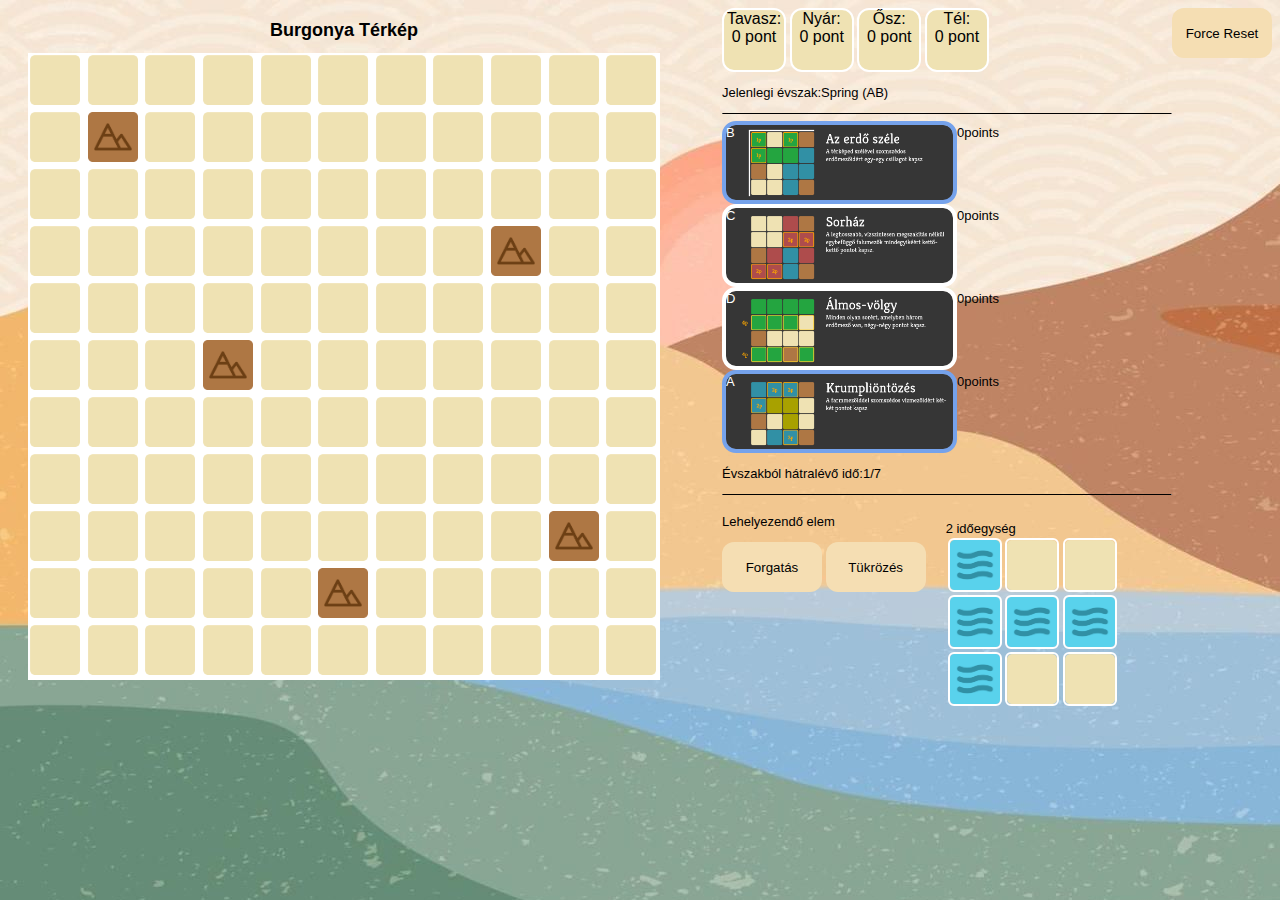
<file: javascript beadando/index.html>
<!DOCTYPE html>
<html lang="en">

<head>
    <meta charset="UTF-8">
    <meta name="viewport" content="width=device-width, initial-scale=1.0">
    <link rel="stylesheet" type="text/css" href="./css/style.css" title="normal">

    <title>Beadandó</title>
</head>

<body>
    <div class="col" id="colone">
        <h1>Burgonya Térkép</h1>

        <div class="gametable">
            <div class="row">
                <div class="cell-container" id="cell-1-1"></div>
                <div class="cell-container" id="cell-1-2"></div>
                <div class="cell-container" id="cell-1-3"></div>
                <div class="cell-container" id="cell-1-4"></div>
                <div class="cell-container" id="cell-1-5"></div>
                <div class="cell-container" id="cell-1-6"></div>
                <div class="cell-container" id="cell-1-7"></div>
                <div class="cell-container" id="cell-1-8"></div>
                <div class="cell-container" id="cell-1-9"></div>
                <div class="cell-container" id="cell-1-10"></div>
                <div class="cell-container" id="cell-1-11"></div>

            </div>
            <div class="row">
                <div class="cell-container" id="cell-2-1"></div>
                <div class="cell-container" id="cell-2-2"></div>
                <div class="cell-container" id="cell-2-3"></div>
                <div class="cell-container" id="cell-2-4"></div>
                <div class="cell-container" id="cell-2-5"></div>
                <div class="cell-container" id="cell-2-6"></div>
                <div class="cell-container" id="cell-2-7"></div>
                <div class="cell-container" id="cell-2-8"></div>
                <div class="cell-container" id="cell-2-9"></div>
                <div class="cell-container" id="cell-2-10"></div>
                <div class="cell-container" id="cell-2-11"></div>

            </div>
            <div class="row">
                <div class="cell-container" id="cell-3-1"></div>
                <div class="cell-container" id="cell-3-2"></div>
                <div class="cell-container" id="cell-3-3"></div>
                <div class="cell-container" id="cell-3-4"></div>
                <div class="cell-container" id="cell-3-5"></div>
                <div class="cell-container" id="cell-3-6"></div>
                <div class="cell-container" id="cell-3-7"></div>
                <div class="cell-container" id="cell-3-8"></div>
                <div class="cell-container" id="cell-3-9"></div>
                <div class="cell-container" id="cell-3-10"></div>
                <div class="cell-container" id="cell-3-11"></div>

            </div>
            <div class="row">
                <div class="cell-container" id="cell-4-1"></div>
                <div class="cell-container" id="cell-4-2"></div>
                <div class="cell-container" id="cell-4-3"></div>
                <div class="cell-container" id="cell-4-4"></div>
                <div class="cell-container" id="cell-4-5"></div>
                <div class="cell-container" id="cell-4-6"></div>
                <div class="cell-container" id="cell-4-7"></div>
                <div class="cell-container" id="cell-4-8"></div>
                <div class="cell-container" id="cell-4-9"></div>
                <div class="cell-container" id="cell-4-10"></div>
                <div class="cell-container" id="cell-4-11"></div>

            </div>
            <div class="row">
                <div class="cell-container" id="cell-5-1"></div>
                <div class="cell-container" id="cell-5-2"></div>
                <div class="cell-container" id="cell-5-3"></div>
                <div class="cell-container" id="cell-5-4"></div>
                <div class="cell-container" id="cell-5-5"></div>
                <div class="cell-container" id="cell-5-6"></div>
                <div class="cell-container" id="cell-5-7"></div>
                <div class="cell-container" id="cell-5-8"></div>
                <div class="cell-container" id="cell-5-9"></div>
                <div class="cell-container" id="cell-5-10"></div>
                <div class="cell-container" id="cell-5-11"></div>

            </div>
            <div class="row">
                <div class="cell-container" id="cell-6-1"></div>
                <div class="cell-container" id="cell-6-2"></div>
                <div class="cell-container" id="cell-6-3"></div>
                <div class="cell-container" id="cell-6-4"></div>
                <div class="cell-container" id="cell-6-5"></div>
                <div class="cell-container" id="cell-6-6"></div>
                <div class="cell-container" id="cell-6-7"></div>
                <div class="cell-container" id="cell-6-8"></div>
                <div class="cell-container" id="cell-6-9"></div>
                <div class="cell-container" id="cell-6-10"></div>
                <div class="cell-container" id="cell-6-11"></div>

            </div>
            <div class="row">
                <div class="cell-container" id="cell-7-1"></div>
                <div class="cell-container" id="cell-7-2"></div>
                <div class="cell-container" id="cell-7-3"></div>
                <div class="cell-container" id="cell-7-4"></div>
                <div class="cell-container" id="cell-7-5"></div>
                <div class="cell-container" id="cell-7-6"></div>
                <div class="cell-container" id="cell-7-7"></div>
                <div class="cell-container" id="cell-7-8"></div>
                <div class="cell-container" id="cell-7-9"></div>
                <div class="cell-container" id="cell-7-10"></div>
                <div class="cell-container" id="cell-7-11"></div>

            </div>
            <div class="row">
                <div class="cell-container" id="cell-8-1"></div>
                <div class="cell-container" id="cell-8-2"></div>
                <div class="cell-container" id="cell-8-3"></div>
                <div class="cell-container" id="cell-8-4"></div>
                <div class="cell-container" id="cell-8-5"></div>
                <div class="cell-container" id="cell-8-6"></div>
                <div class="cell-container" id="cell-8-7"></div>
                <div class="cell-container" id="cell-8-8"></div>
                <div class="cell-container" id="cell-8-9"></div>
                <div class="cell-container" id="cell-8-10"></div>
                <div class="cell-container" id="cell-8-11"></div>

            </div>
            <div class="row">
                <div class="cell-container" id="cell-9-1"></div>
                <div class="cell-container" id="cell-9-2"></div>
                <div class="cell-container" id="cell-9-3"></div>
                <div class="cell-container" id="cell-9-4"></div>
                <div class="cell-container" id="cell-9-5"></div>
                <div class="cell-container" id="cell-9-6"></div>
                <div class="cell-container" id="cell-9-7"></div>
                <div class="cell-container" id="cell-9-8"></div>
                <div class="cell-container" id="cell-9-9"></div>
                <div class="cell-container" id="cell-9-10"></div>
                <div class="cell-container" id="cell-9-11"></div>

            </div>
            <div class="row">
                <div class="cell-container" id="cell-10-1"></div>
                <div class="cell-container" id="cell-10-2"></div>
                <div class="cell-container" id="cell-10-3"></div>
                <div class="cell-container" id="cell-10-4"></div>
                <div class="cell-container" id="cell-10-5"></div>
                <div class="cell-container" id="cell-10-6"></div>
                <div class="cell-container" id="cell-10-7"></div>
                <div class="cell-container" id="cell-10-8"></div>
                <div class="cell-container" id="cell-10-9"></div>
                <div class="cell-container" id="cell-10-10"></div>
                <div class="cell-container" id="cell-10-11"></div>

            </div>
            <div class="row">
                <div class="cell-container" id="cell-11-1"></div>
                <div class="cell-container" id="cell-11-2"></div>
                <div class="cell-container" id="cell-11-3"></div>
                <div class="cell-container" id="cell-11-4"></div>
                <div class="cell-container" id="cell-11-5"></div>
                <div class="cell-container" id="cell-11-6"></div>
                <div class="cell-container" id="cell-11-7"></div>
                <div class="cell-container" id="cell-11-8"></div>
                <div class="cell-container" id="cell-11-9"></div>
                <div class="cell-container" id="cell-11-10"></div>
                <div class="cell-container" id="cell-11-11"></div>

            </div>
        </div>
    </div>
    <div class="coltwo">
        <div class=" seasons">
            <div class="season-cell" id="spring-cell">Tavasz:<br><span id="spring-point">0</span> pont</div>
            <div class="season-cell" id="summer-cell">Nyár:<br><span id="summer-point">0</span> pont</div>
            <div class="season-cell" id="autumn-cell">Ősz:<br><span id="autumn-point">0</span> pont</div>
            <div class="season-cell" id="winter-cell">Tél:<br><span id="winter-point">0</span> pont</div>
        </div>
        <span id="showpoints"></span>
        <p>Jelenlegi évszak:<span id="currentSeason"></span></p>
        <hr>
        <div class="quests">
            <div class="quest-cell" id="quest1"></div><span class="questtime" id="quest1time">0 </span>points
            <div class="quest-cell" id="quest2"></div><span class="questtime" id="quest2time">0 </span>points
            <div class="quest-cell" id="quest3"></div><span class="questtime" id="quest3time">0 </span>points
            <div class="quest-cell" id="quest4"></div><span class="questtime" id="quest4time">0 </span>points
        </div>



        <p>Évszakból hátralévő idő:<span id="timeremainingseason">1</span>/7</p>
        <hr>
        <div class="toplace">
            <div class="rotmir">
                <p> Lehelyezendő elem</p>
                <input class="input" type="button" id="rotatebutton" value="Forgatás">
                <input class="input" type="button" id="mirrorbutton" value="Tükrözés">
            </div>
            <div id="currenttile-container">
                <span id="timeCost"></span> időegység
                <div id="currentimagetable">
                    <div class="row">
                        <div class="ceell-container" id="cellimg-1-1"></div>
                        <div class="ceell-container" id="cellimg-1-2"></div>
                        <div class="ceell-container" id="cellimg-1-3"></div>
                    </div>
                    <div class="row">
                        <div class="ceell-container" id="cellimg-2-1"></div>
                        <div class="ceell-container" id="cellimg-2-2"></div>
                        <div class="ceell-container" id="cellimg-2-3"></div>
                    </div>
                    <div class="row">
                        <div class="ceell-container" id="cellimg-3-1"></div>
                        <div class="ceell-container" id="cellimg-3-2"></div>
                        <div class="ceell-container" id="cellimg-3-3"></div>
                    </div>
                </div>

            </div>
            <span id="showpoints"></span>
        </div>

    </div>
    <div><input class="input" id="resetbutton" type="button" value="Force Reset"></div>
    <script src="index.js"></script>
</body>

</html>
</file>
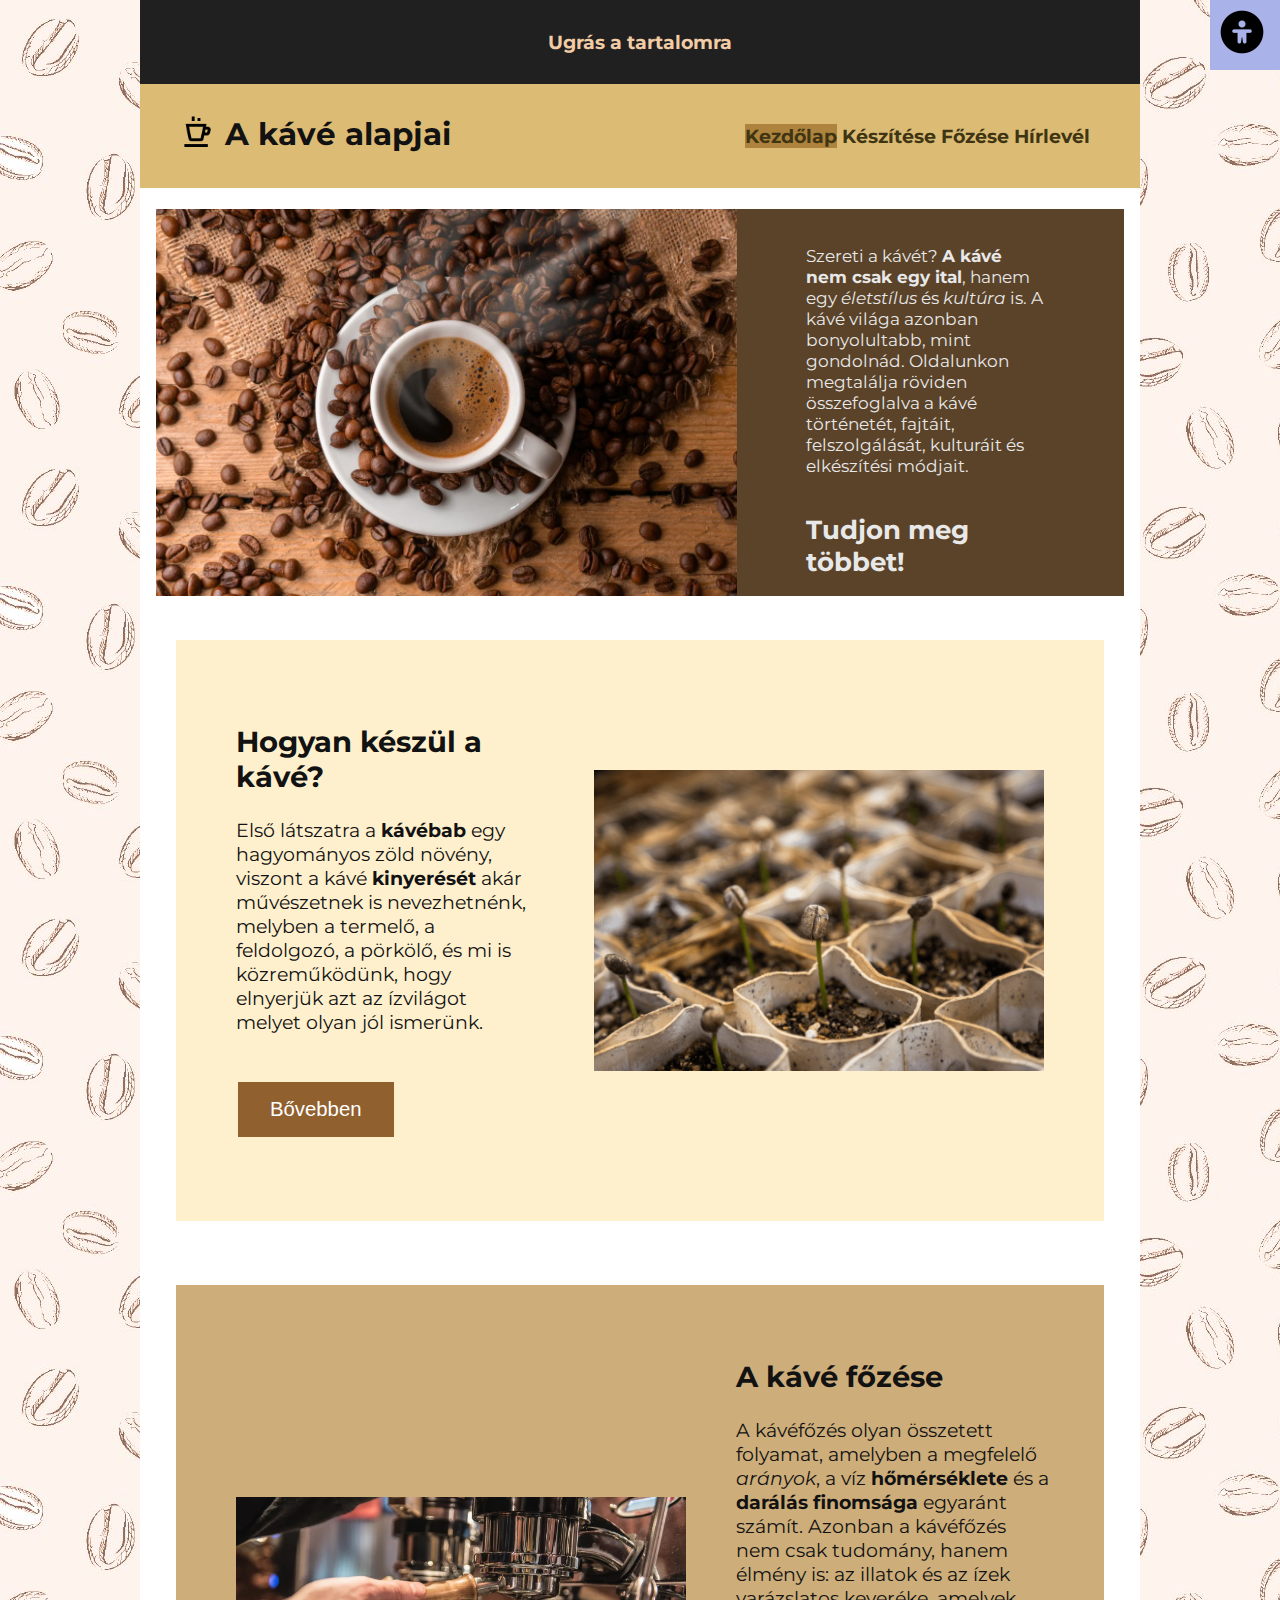
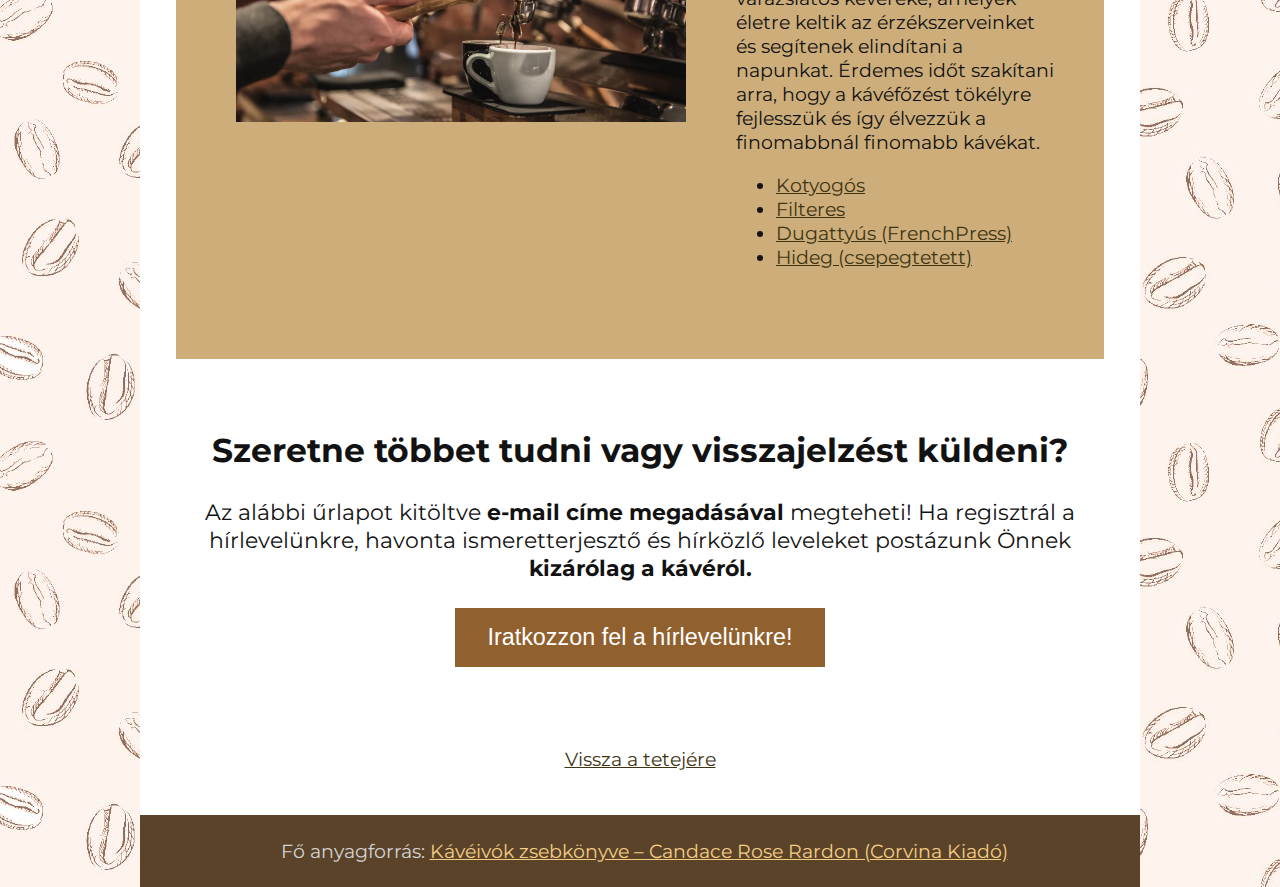
<file: webfejlesztes html - css/index.html>
<!DOCTYPE html>
<html lang="hu" class="index">

<head>
    <title>A kávé alapjai - Kezdőlap</title>
    <meta charset="utf-8">
    <link rel="stylesheet" type="text/css" href="./css/style.css" title="style">
    <link rel="alternate stylesheet" type="text/css" href="css/accessible.css" title="accessible">
    <link rel="stylesheet" type="text/css" href="./css/print.css" media="print">
    <script src="scripts/navbar.js"></script>
    <meta name="author" content="Szász Olívia">
    <meta name="viewport" content="width=device-width, initial-scale=1">
    <link rel="icon" href="images/icons/coffee.png" type="image/x-icon">

</head>

<body>
    <nav class="kipozicional">
        <a href="#content">Ugrás a tartalomra</a>
    </nav>
    <a id="nagybetu" accesskey="i" href="#" onclick="setActiveStyleSheet('accessible'); return false;"><img
            src="images/icons/switchicon.png" alt="Nagybetűs változat [I]" class="switchicon"></a>
    <a id="normalbetu" accesskey="o" href="#" onclick="setActiveStyleSheet('style'); return false;"><img
            class="switchicon" src="images/icons/switchicon.png" alt="Normálbetűs változat [O]"></a>
    <main>
        <header>
            <a id="notunderlined" href="./index.html">
                <div class="navleft">

                    <figure class="navicon"><img id="coffeeicon" src="./images/icons/coffee.png" alt="Kávé ikon">
                    </figure>
                    <h1>A kávé alapjai</h1>

                </div>
            </a>
            <nav class="oldalmenu" id="myTopnav">
                <a href="./index.html" class="active">Kezdőlap</a>
                <a href="./keszitese.html">Készítése</a>
                <a href="./fozese.html">Főzése</a>
                <a href="./urlap.html">Hírlevél</a>
                <a href="javascript:void(0);" class="icon" id="toggle-icon" onclick="myFunction()">
                    <img id="imgtoggleicon" src="images/icons/toggle-icon.png" alt="Menu icon">
                </a>
            </nav>

        </header>


        <div class="content" id="content">

            <div id="mainheader">
                <img id="headerimage" src="./images/headerimg.webp" alt="Egy csésze kávé felülnézetből fotózva.">
                <aside>
                    <p>Szereti a kávét? <strong>A kávé nem csak egy ital</strong>, hanem egy <i>életstílus</i> és <i>kultúra</i> is. A kávé világa
                        azonban bonyolultabb, mint gondolnád. Oldalunkon megtalálja röviden összefoglalva a kávé
                        történetét, fajtáit,
                        felszolgálását, kulturáit és elkészítési módjait.</p>
                    <br>
                    <span style="font-size: 150%;">
                        <strong>Tudjon meg többet!</strong>
                    </span>
                </aside>
            </div>
            <br>
            <article id="mainkeszites">
                <div>
                    <h2>Hogyan készül a kávé?</h2>
                    <p> Első látszatra a <strong>kávébab</strong> egy hagyományos zöld növény, viszont a kávé <strong>kinyerését</strong> akár művészetnek
                        is nevezhetnénk, melyben a termelő, a feldolgozó, a pörkölő, és mi is közreműködünk, hogy
                        elnyerjük azt az ízvilágot melyet olyan jól ismerünk.</p>
                    <br>
                    <a class="button" href="./keszitese.html">Bővebben</a>
                </div>
                <a href="./images/sprout.png"><img id="sprout" src="images/sprout.png"
                        alt="Kávécserjék felsorakoztatva."></a>

            </article>


            <br>
            <article id="mainfozes">
                <a href="images/pouring.webp"><img id="pouring" src="images/pouring.webp"
                        alt="Egy személy kávét készít/önt ki egy csészébe."></a>
                <div>
                    <h2>A kávé főzése</h2>
                    <p>A kávéfőzés olyan összetett folyamat, amelyben a megfelelő <i>arányok</i>, a víz <strong>hőmérséklete</strong>
                        és a <strong>darálás finomsága</strong> egyaránt számít. Azonban a kávéfőzés nem csak tudomány, hanem élmény is:
                        az illatok és az ízek varázslatos keveréke, amelyek életre keltik az érzékszerveinket és
                        segítenek elindítani a napunkat. Érdemes időt szakítani arra, hogy a kávéfőzést tökélyre
                        fejlesszük és így élvezzük a finomabbnál finomabb kávékat.</p>
                    <ul>
                        <li><a href="fozese.html#kotyogos">Kotyogós</a></li>
                        <li><a href="fozese.html#filteres">Filteres</a></li>
                        <li><a href="fozese.html#dugyattyus">Dugattyús (FrenchPress)</a></li>
                        <li><a href="fozese.html#hideg">Hideg (csepegtetett)</a></li>
                    </ul>
                </div>
            </article>
            <br>
            <section id="mainhirlevel">
                <h2>Szeretne többet tudni vagy visszajelzést küldeni?</h2>
                <p>Az alábbi űrlapot kitöltve <strong>e-mail címe megadásával</strong> megteheti! Ha regisztrál a hírlevelünkre, havonta
                    ismeretterjesztő és hírközlő leveleket postázunk Önnek <strong>kizárólag a kávéról.</strong></p>
                <a class="button" href="./urlap.html">Iratkozzon fel a hírlevelünkre!</a>

            </section>

        </div>
        <p style="text-align: center;"><a class="jumptobeginning" href="#mainheader">Vissza a tetejére</a></p><br>
        <footer>
            <p>Fő anyagforrás: <a
                    href="https://www.libri.hu/konyv/kaveivok-zsebkonyve.html?gclid=EAIaIQobChMIlLv53fHi_QIVCsnVCh1UiQAhEAQYASABEgKVU_D_Bw">Kávéivók
                    zsebkönyve – Candace Rose Rardon (Corvina Kiadó)</a></p>

        </footer>

    </main>
</body>

</html>
</file>
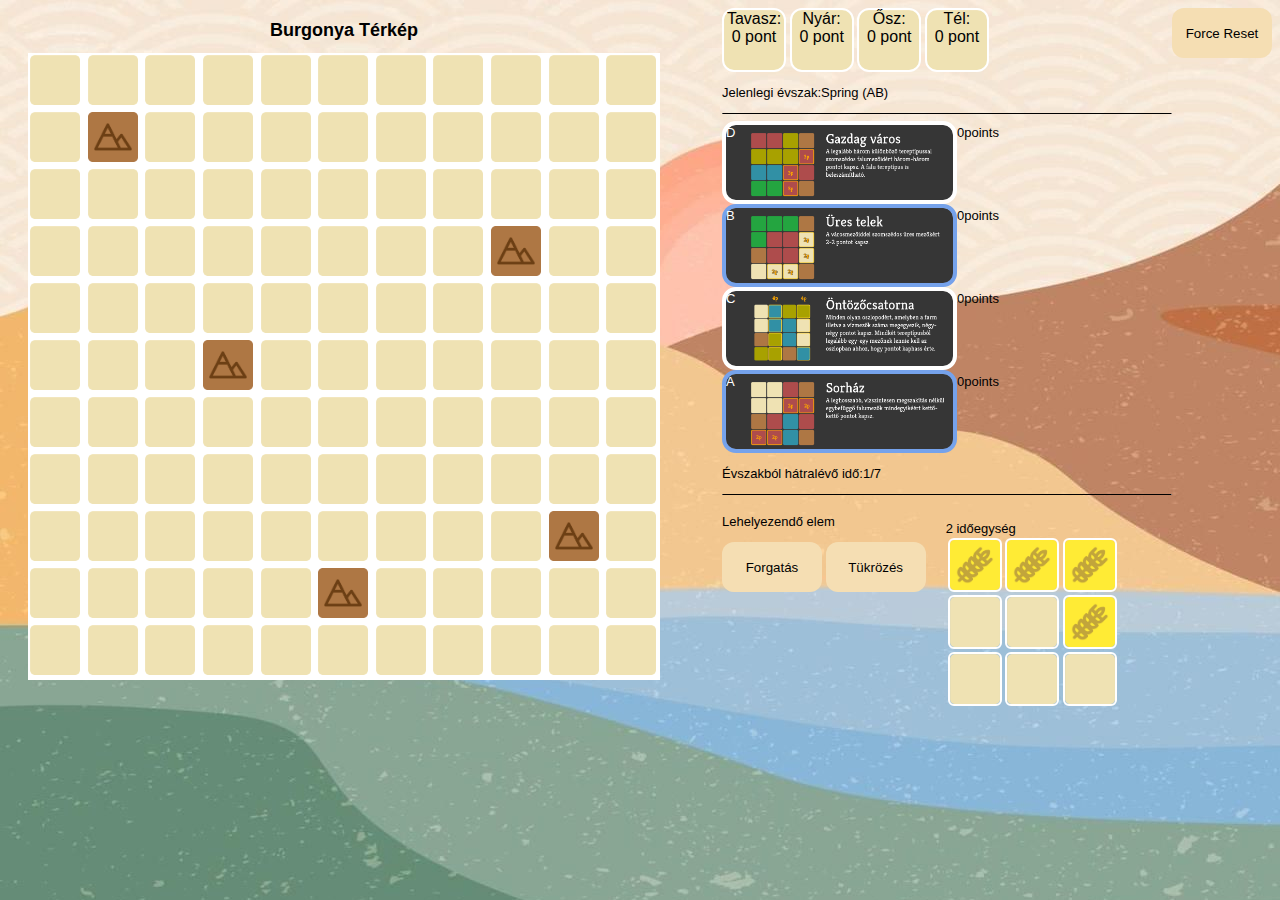
<file: javascript beadando/beadando/index.html>
<!DOCTYPE html>
<html lang="en">

<head>
    <meta charset="UTF-8">
    <meta name="viewport" content="width=device-width, initial-scale=1.0">
    <link rel="stylesheet" type="text/css" href="./css/style.css" title="normal">

    <title>Beadandó - J99LZT</title>
</head>

<body>
    <div class="col" id="colone">
        <h1>Burgonya Térkép</h1>

        <div class="gametable">
            <div class="row">
                <div class="cell-container" id="cell-1-1"></div>
                <div class="cell-container" id="cell-1-2"></div>
                <div class="cell-container" id="cell-1-3"></div>
                <div class="cell-container" id="cell-1-4"></div>
                <div class="cell-container" id="cell-1-5"></div>
                <div class="cell-container" id="cell-1-6"></div>
                <div class="cell-container" id="cell-1-7"></div>
                <div class="cell-container" id="cell-1-8"></div>
                <div class="cell-container" id="cell-1-9"></div>
                <div class="cell-container" id="cell-1-10"></div>
                <div class="cell-container" id="cell-1-11"></div>

            </div>
            <div class="row">
                <div class="cell-container" id="cell-2-1"></div>
                <div class="cell-container" id="cell-2-2"></div>
                <div class="cell-container" id="cell-2-3"></div>
                <div class="cell-container" id="cell-2-4"></div>
                <div class="cell-container" id="cell-2-5"></div>
                <div class="cell-container" id="cell-2-6"></div>
                <div class="cell-container" id="cell-2-7"></div>
                <div class="cell-container" id="cell-2-8"></div>
                <div class="cell-container" id="cell-2-9"></div>
                <div class="cell-container" id="cell-2-10"></div>
                <div class="cell-container" id="cell-2-11"></div>

            </div>
            <div class="row">
                <div class="cell-container" id="cell-3-1"></div>
                <div class="cell-container" id="cell-3-2"></div>
                <div class="cell-container" id="cell-3-3"></div>
                <div class="cell-container" id="cell-3-4"></div>
                <div class="cell-container" id="cell-3-5"></div>
                <div class="cell-container" id="cell-3-6"></div>
                <div class="cell-container" id="cell-3-7"></div>
                <div class="cell-container" id="cell-3-8"></div>
                <div class="cell-container" id="cell-3-9"></div>
                <div class="cell-container" id="cell-3-10"></div>
                <div class="cell-container" id="cell-3-11"></div>

            </div>
            <div class="row">
                <div class="cell-container" id="cell-4-1"></div>
                <div class="cell-container" id="cell-4-2"></div>
                <div class="cell-container" id="cell-4-3"></div>
                <div class="cell-container" id="cell-4-4"></div>
                <div class="cell-container" id="cell-4-5"></div>
                <div class="cell-container" id="cell-4-6"></div>
                <div class="cell-container" id="cell-4-7"></div>
                <div class="cell-container" id="cell-4-8"></div>
                <div class="cell-container" id="cell-4-9"></div>
                <div class="cell-container" id="cell-4-10"></div>
                <div class="cell-container" id="cell-4-11"></div>

            </div>
            <div class="row">
                <div class="cell-container" id="cell-5-1"></div>
                <div class="cell-container" id="cell-5-2"></div>
                <div class="cell-container" id="cell-5-3"></div>
                <div class="cell-container" id="cell-5-4"></div>
                <div class="cell-container" id="cell-5-5"></div>
                <div class="cell-container" id="cell-5-6"></div>
                <div class="cell-container" id="cell-5-7"></div>
                <div class="cell-container" id="cell-5-8"></div>
                <div class="cell-container" id="cell-5-9"></div>
                <div class="cell-container" id="cell-5-10"></div>
                <div class="cell-container" id="cell-5-11"></div>

            </div>
            <div class="row">
                <div class="cell-container" id="cell-6-1"></div>
                <div class="cell-container" id="cell-6-2"></div>
                <div class="cell-container" id="cell-6-3"></div>
                <div class="cell-container" id="cell-6-4"></div>
                <div class="cell-container" id="cell-6-5"></div>
                <div class="cell-container" id="cell-6-6"></div>
                <div class="cell-container" id="cell-6-7"></div>
                <div class="cell-container" id="cell-6-8"></div>
                <div class="cell-container" id="cell-6-9"></div>
                <div class="cell-container" id="cell-6-10"></div>
                <div class="cell-container" id="cell-6-11"></div>

            </div>
            <div class="row">
                <div class="cell-container" id="cell-7-1"></div>
                <div class="cell-container" id="cell-7-2"></div>
                <div class="cell-container" id="cell-7-3"></div>
                <div class="cell-container" id="cell-7-4"></div>
                <div class="cell-container" id="cell-7-5"></div>
                <div class="cell-container" id="cell-7-6"></div>
                <div class="cell-container" id="cell-7-7"></div>
                <div class="cell-container" id="cell-7-8"></div>
                <div class="cell-container" id="cell-7-9"></div>
                <div class="cell-container" id="cell-7-10"></div>
                <div class="cell-container" id="cell-7-11"></div>

            </div>
            <div class="row">
                <div class="cell-container" id="cell-8-1"></div>
                <div class="cell-container" id="cell-8-2"></div>
                <div class="cell-container" id="cell-8-3"></div>
                <div class="cell-container" id="cell-8-4"></div>
                <div class="cell-container" id="cell-8-5"></div>
                <div class="cell-container" id="cell-8-6"></div>
                <div class="cell-container" id="cell-8-7"></div>
                <div class="cell-container" id="cell-8-8"></div>
                <div class="cell-container" id="cell-8-9"></div>
                <div class="cell-container" id="cell-8-10"></div>
                <div class="cell-container" id="cell-8-11"></div>

            </div>
            <div class="row">
                <div class="cell-container" id="cell-9-1"></div>
                <div class="cell-container" id="cell-9-2"></div>
                <div class="cell-container" id="cell-9-3"></div>
                <div class="cell-container" id="cell-9-4"></div>
                <div class="cell-container" id="cell-9-5"></div>
                <div class="cell-container" id="cell-9-6"></div>
                <div class="cell-container" id="cell-9-7"></div>
                <div class="cell-container" id="cell-9-8"></div>
                <div class="cell-container" id="cell-9-9"></div>
                <div class="cell-container" id="cell-9-10"></div>
                <div class="cell-container" id="cell-9-11"></div>

            </div>
            <div class="row">
                <div class="cell-container" id="cell-10-1"></div>
                <div class="cell-container" id="cell-10-2"></div>
                <div class="cell-container" id="cell-10-3"></div>
                <div class="cell-container" id="cell-10-4"></div>
                <div class="cell-container" id="cell-10-5"></div>
                <div class="cell-container" id="cell-10-6"></div>
                <div class="cell-container" id="cell-10-7"></div>
                <div class="cell-container" id="cell-10-8"></div>
                <div class="cell-container" id="cell-10-9"></div>
                <div class="cell-container" id="cell-10-10"></div>
                <div class="cell-container" id="cell-10-11"></div>

            </div>
            <div class="row">
                <div class="cell-container" id="cell-11-1"></div>
                <div class="cell-container" id="cell-11-2"></div>
                <div class="cell-container" id="cell-11-3"></div>
                <div class="cell-container" id="cell-11-4"></div>
                <div class="cell-container" id="cell-11-5"></div>
                <div class="cell-container" id="cell-11-6"></div>
                <div class="cell-container" id="cell-11-7"></div>
                <div class="cell-container" id="cell-11-8"></div>
                <div class="cell-container" id="cell-11-9"></div>
                <div class="cell-container" id="cell-11-10"></div>
                <div class="cell-container" id="cell-11-11"></div>

            </div>
        </div>
    </div>
    <div class="coltwo">
        <div class=" seasons">
            <div class="season-cell" id="spring-cell">Tavasz:<br><span id="spring-point">0</span> pont</div>
            <div class="season-cell" id="summer-cell">Nyár:<br><span id="summer-point">0</span> pont</div>
            <div class="season-cell" id="autumn-cell">Ősz:<br><span id="autumn-point">0</span> pont</div>
            <div class="season-cell" id="winter-cell">Tél:<br><span id="winter-point">0</span> pont</div>
        </div>
        <span id="showpoints"></span>
        <p>Jelenlegi évszak:<span id="currentSeason"></span></p>
        <hr>
        <div class="quests">
            <div class="quest-cell" id="quest1"></div><span class="questtime" id="quest1time">0 </span>points
            <div class="quest-cell" id="quest2"></div><span class="questtime" id="quest2time">0 </span>points
            <div class="quest-cell" id="quest3"></div><span class="questtime" id="quest3time">0 </span>points
            <div class="quest-cell" id="quest4"></div><span class="questtime" id="quest4time">0 </span>points
        </div>



        <p>Évszakból hátralévő idő:<span id="timeremainingseason">1</span>/7</p>
        <hr>
        <div class="toplace">
            <div class="rotmir">
                <p> Lehelyezendő elem</p>
                <input class="input" type="button" id="rotatebutton" value="Forgatás">
                <input class="input" type="button" id="mirrorbutton" value="Tükrözés">
            </div>
            <div id="currenttile-container">
                <span id="timeCost"></span> időegység
                <div id="currentimagetable">
                    <div class="row">
                        <div class="ceell-container" id="cellimg-1-1"></div>
                        <div class="ceell-container" id="cellimg-1-2"></div>
                        <div class="ceell-container" id="cellimg-1-3"></div>
                    </div>
                    <div class="row">
                        <div class="ceell-container" id="cellimg-2-1"></div>
                        <div class="ceell-container" id="cellimg-2-2"></div>
                        <div class="ceell-container" id="cellimg-2-3"></div>
                    </div>
                    <div class="row">
                        <div class="ceell-container" id="cellimg-3-1"></div>
                        <div class="ceell-container" id="cellimg-3-2"></div>
                        <div class="ceell-container" id="cellimg-3-3"></div>
                    </div>
                </div>

            </div>
            <span id="showpoints"></span>
        </div>

    </div>
    <div><input class="input" id="resetbutton" type="button" value="Force Reset"></div>
    <script src="index.js"></script>
</body>

</html>
</file>
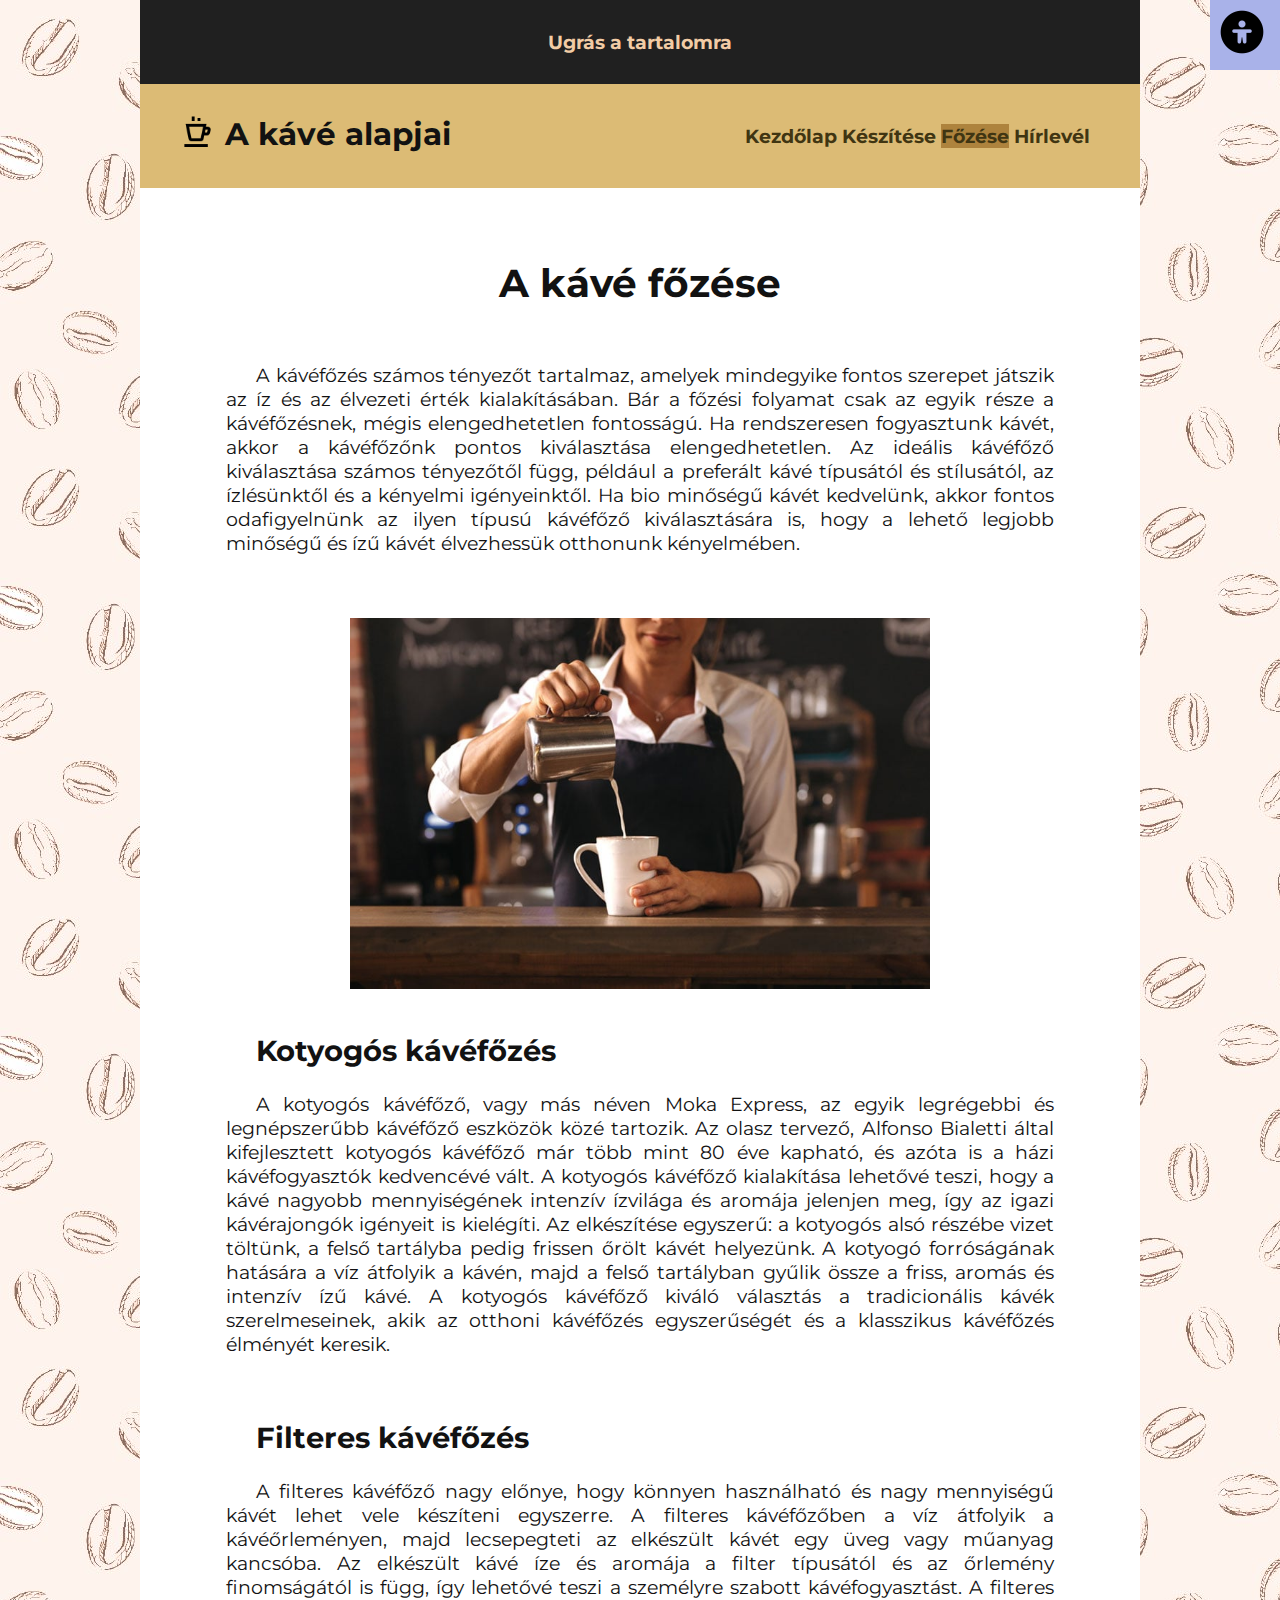
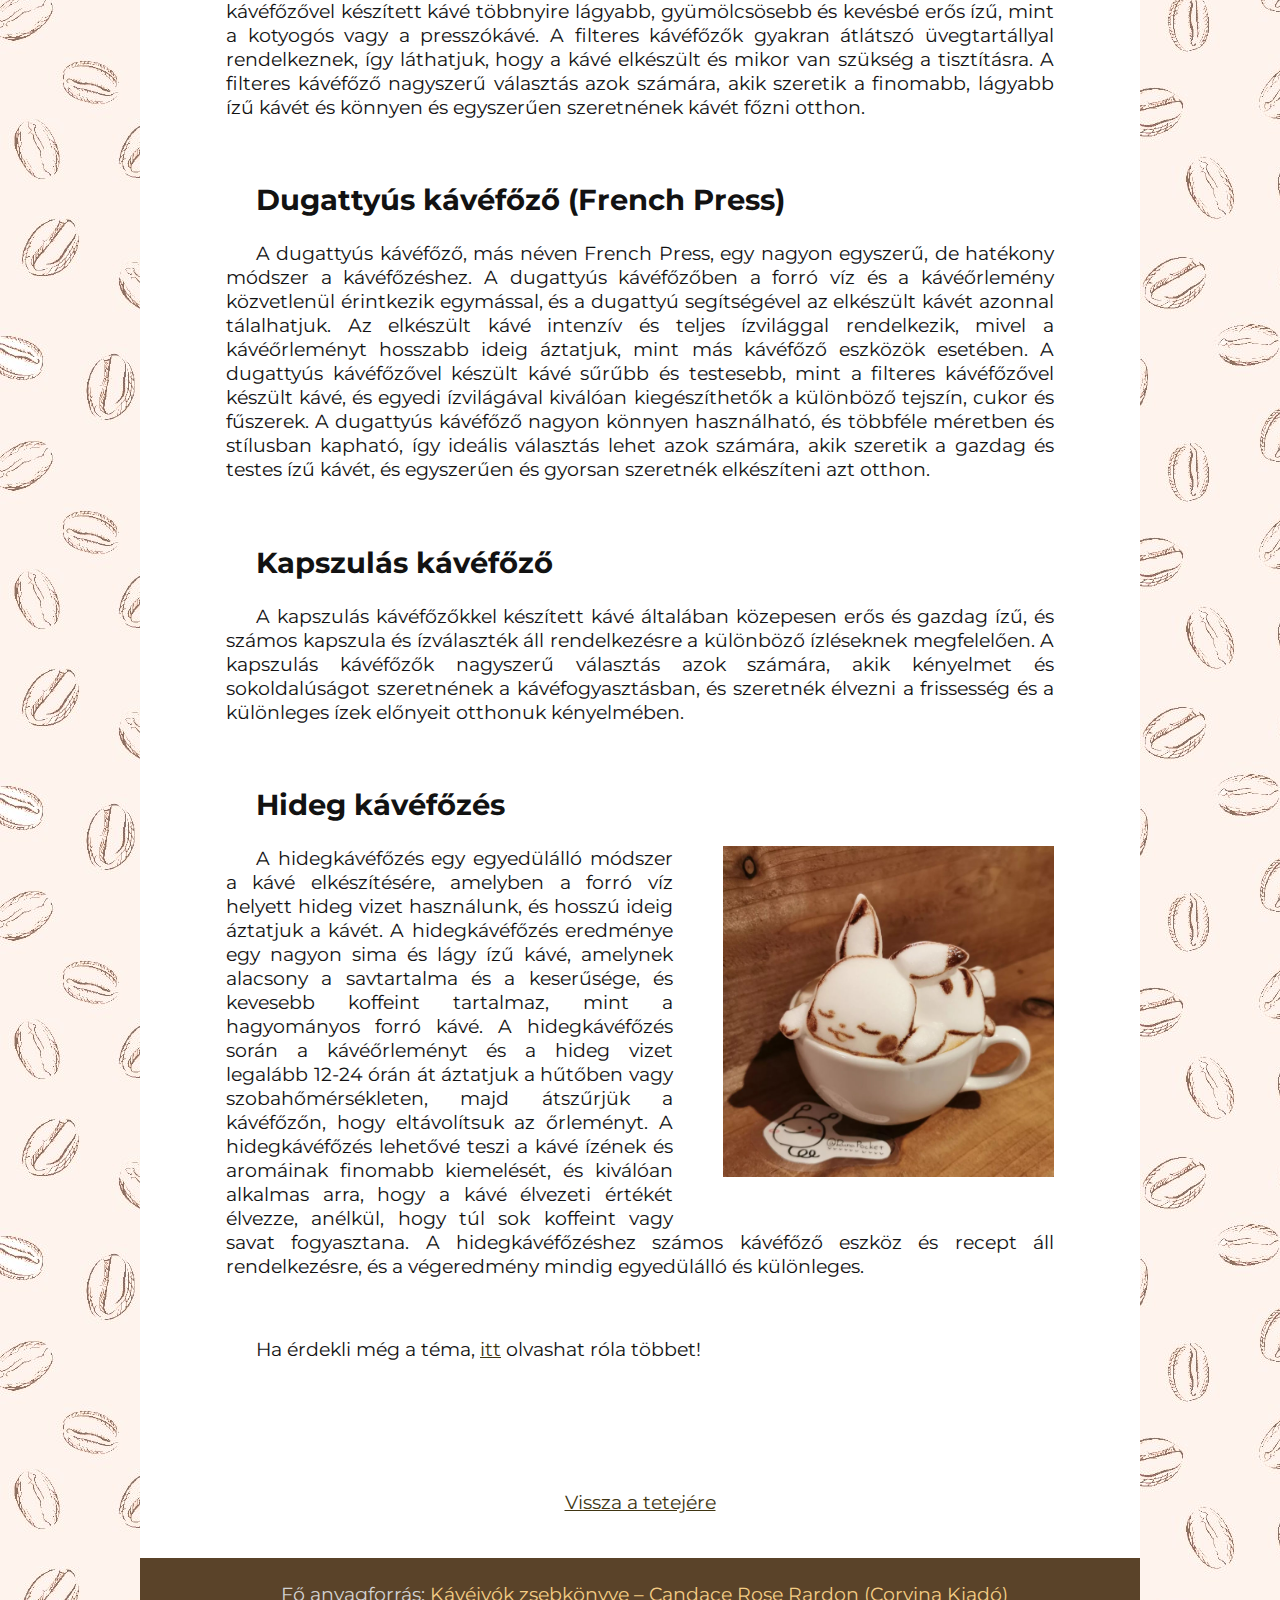
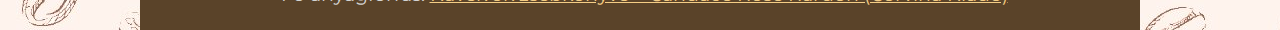
<file: webfejlesztes html - css/fozese.html>
<!DOCTYPE html>
<html lang="hu" class="fozese">

<head>
    <title>Főzése - A kávé alapjai</title>
    <meta charset="utf-8">
    <link rel="stylesheet" type="text/css" href="./css/style.css" title="style">
    <link rel="alternate stylesheet" type="text/css" href="css/accessible.css" title="accessible">
    <link rel="stylesheet" type="text/css" href="./css/print.css" media="print">
    <script src="scripts/navbar.js"></script>
    <meta name="author" content="Szász Olívia">
    <meta name="viewport" content="width=device-width, initial-scale=1">
    <link rel="icon" href="images/icons/coffee.png">
</head>

<body>
    <nav class="kipozicional">
        <a href="#content">Ugrás a tartalomra</a>
    </nav>
    <a id="nagybetu" accesskey="i" href="#" onclick="setActiveStyleSheet('accessible'); return false;"><img
            src="images/icons/switchicon.png" alt="Nagybetűs változat [I]" class="switchicon"></a>
    <a id="normalbetu" accesskey="o" href="#" onclick="setActiveStyleSheet('style'); return false;"><img
            class="switchicon" src="images/icons/switchicon.png" alt="Normálbetűs változat [O]"></a>
    <main>
        <header>
            <a id="notunderlined" href="./index.html">
                <div class="navleft">

                    <figure class="navicon"><img id="coffeeicon" src="./images/icons/coffee.png" alt="Kávé ikon">
                    </figure>
                    <h1>A kávé alapjai</h1>

                </div>
            </a>
            <nav class="oldalmenu" id="myTopnav">
                <a href="./index.html">Kezdőlap</a>
                <a href="./keszitese.html">Készítése</a>
                <a href="./fozese.html" class="active">Főzése</a>
                <a href="./urlap.html">Hírlevél</a>
                <a href="javascript:void(0);" class="icon" id="toggle-icon" onclick="myFunction()">
                    <img src="images/icons/toggle-icon.png" alt="Menu icon">
                </a>
            </nav>

        </header>


        <div class="content" id="contentstart">

            <h1>A kávé főzése</h1>
                <p>A kávéfőzés számos tényezőt tartalmaz, amelyek mindegyike fontos szerepet játszik az íz és az
                    élvezeti
                    érték kialakításában. Bár a főzési folyamat csak az egyik része a kávéfőzésnek, mégis
                    elengedhetetlen
                    fontosságú. Ha rendszeresen fogyasztunk kávét, akkor a kávéfőzőnk pontos kiválasztása
                    elengedhetetlen.
                    Az ideális kávéfőző kiválasztása számos tényezőtől függ, például a preferált kávé típusától és
                    stílusától, az ízlésünktől és a kényelmi igényeinktől. Ha bio minőségű kávét kedvelünk, akkor fontos
                    odafigyelnünk az ilyen típusú kávéfőző kiválasztására is, hogy a lehető legjobb minőségű és ízű
                    kávét
                    élvezhessük otthonunk kényelmében.</p>
            <br>

            <img id="bartender" src="images/bartender.jpg" alt="Egy barista kávét főz.">
            <article id="kotyogos">
                <h2>Kotyogós kávéfőzés</h2>

                <p>A kotyogós kávéfőző, vagy más néven Moka Express, az egyik legrégebbi és legnépszerűbb kávéfőző
                    eszközök
                    közé tartozik. Az olasz tervező, Alfonso Bialetti által kifejlesztett kotyogós kávéfőző már több
                    mint 80
                    éve kapható, és azóta is a házi kávéfogyasztók kedvencévé vált. A kotyogós kávéfőző kialakítása
                    lehetővé
                    teszi, hogy a kávé nagyobb mennyiségének intenzív ízvilága és aromája jelenjen meg, így az igazi
                    kávérajongók igényeit is kielégíti. Az elkészítése egyszerű: a kotyogós alsó részébe vizet töltünk,
                    a
                    felső tartályba pedig frissen őrölt kávét helyezünk. A kotyogó forróságának hatására a víz átfolyik
                    a
                    kávén, majd a felső tartályban gyűlik össze a friss, aromás és intenzív ízű kávé. A kotyogós
                    kávéfőző
                    kiváló választás a tradicionális kávék szerelmeseinek, akik az otthoni kávéfőzés egyszerűségét és a
                    klasszikus kávéfőzés élményét keresik.
                </p>
            </article>
            <article id="filteres">
                <h2>Filteres kávéfőzés</h2>
                <p>A filteres kávéfőző nagy előnye, hogy könnyen használható és nagy mennyiségű kávét lehet vele
                    készíteni
                    egyszerre. A filteres kávéfőzőben a víz átfolyik a kávéőrleményen, majd lecsepegteti az elkészült
                    kávét
                    egy üveg vagy műanyag kancsóba. Az elkészült kávé íze és aromája a filter típusától és az őrlemény
                    finomságától is függ, így lehetővé teszi a személyre szabott kávéfogyasztást. A filteres kávéfőzővel
                    készített kávé többnyire lágyabb, gyümölcsösebb és kevésbé erős ízű, mint a kotyogós vagy a
                    presszókávé.
                    A filteres kávéfőzők gyakran átlátszó üvegtartállyal rendelkeznek, így láthatjuk, hogy a kávé
                    elkészült
                    és mikor van szükség a tisztításra. A filteres kávéfőző nagyszerű választás azok számára, akik
                    szeretik
                    a finomabb, lágyabb ízű kávét és könnyen és egyszerűen szeretnének kávét főzni otthon.</p>
            </article>
            <article id="dugattyus">
                <h2>Dugattyús kávéfőző (French Press)</h2>
                <p>A dugattyús kávéfőző, más néven French Press, egy nagyon egyszerű, de hatékony módszer a
                    kávéfőzéshez. A
                    dugattyús kávéfőzőben a forró víz és a kávéőrlemény közvetlenül érintkezik egymással, és a dugattyú
                    segítségével az elkészült kávét azonnal tálalhatjuk. Az elkészült kávé intenzív és teljes ízvilággal
                    rendelkezik, mivel a kávéőrleményt hosszabb ideig áztatjuk, mint más kávéfőző eszközök esetében. A
                    dugattyús kávéfőzővel készült kávé sűrűbb és testesebb, mint a filteres kávéfőzővel készült kávé, és
                    egyedi ízvilágával kiválóan kiegészíthetők a különböző tejszín, cukor és fűszerek. A dugattyús
                    kávéfőző
                    nagyon könnyen használható, és többféle méretben és stílusban kapható, így ideális választás lehet
                    azok
                    számára, akik szeretik a gazdag és testes ízű kávét, és egyszerűen és gyorsan szeretnék elkészíteni
                    azt
                    otthon.</p>
            </article>
            <article id="kapszulas">
                <h2>Kapszulás kávéfőző</h2>
                <p>A kapszulás kávéfőzőkkel készített kávé általában közepesen erős és gazdag ízű, és számos kapszula és
                    ízválaszték áll rendelkezésre a különböző ízléseknek megfelelően. A kapszulás kávéfőzők nagyszerű
                    választás azok számára, akik kényelmet és sokoldalúságot szeretnének a kávéfogyasztásban, és
                    szeretnék
                    élvezni a frissesség és a különleges ízek előnyeit otthonuk kényelmében.
                </p>
            </article>
            <article id="hideg">
                <h2>Hideg kávéfőzés</h2>
                <p>
                    <img id="pikachu"
                        alt="3 Dimenziós, habbal készített kávé művészeti dekoráció, egy átlagos csésze kávé tetején."
                        src="images/pikachu.jpg">
                    A hidegkávéfőzés egy egyedülálló módszer a kávé elkészítésére, amelyben a forró víz helyett hideg
                    vizet
                    használunk, és hosszú ideig áztatjuk a kávét. A hidegkávéfőzés eredménye egy nagyon sima és lágy ízű
                    kávé, amelynek alacsony a savtartalma és a keserűsége, és kevesebb koffeint tartalmaz, mint a
                    hagyományos forró kávé. A hidegkávéfőzés során a kávéőrleményt és a hideg vizet legalább 12-24 órán
                    át
                    áztatjuk a hűtőben vagy szobahőmérsékleten, majd átszűrjük a kávéfőzőn, hogy eltávolítsuk az
                    őrleményt.
                    A hidegkávéfőzés lehetővé teszi a kávé ízének és aromáinak finomabb kiemelését, és kiválóan alkalmas
                    arra, hogy a kávé élvezeti értékét élvezze, anélkül, hogy túl sok koffeint vagy savat fogyasztana. A
                    hidegkávéfőzéshez számos kávéfőző eszköz és recept áll rendelkezésre, és a végeredmény mindig
                    egyedülálló és különleges.
                </p>
            </article>
            <p id="wiki"> Ha érdekli még a téma, <a href="https://hu.wikipedia.org/wiki/Kávé">itt</a> olvashat róla többet!</p>
            <br>
        </div>
        <p style="text-align: center;"><a class="jumptobeginning" href="#contentstart">Vissza a tetejére</a></p><br>
        <footer>
            <p>Fő anyagforrás: <a
                    href="https://www.libri.hu/konyv/kaveivok-zsebkonyve.html?gclid=EAIaIQobChMIlLv53fHi_QIVCsnVCh1UiQAhEAQYASABEgKVU_D_Bw">Kávéivók
                    zsebkönyve – Candace Rose Rardon (Corvina Kiadó)</a></p>
        </footer>

    </main>

</body>

</html>
</file>
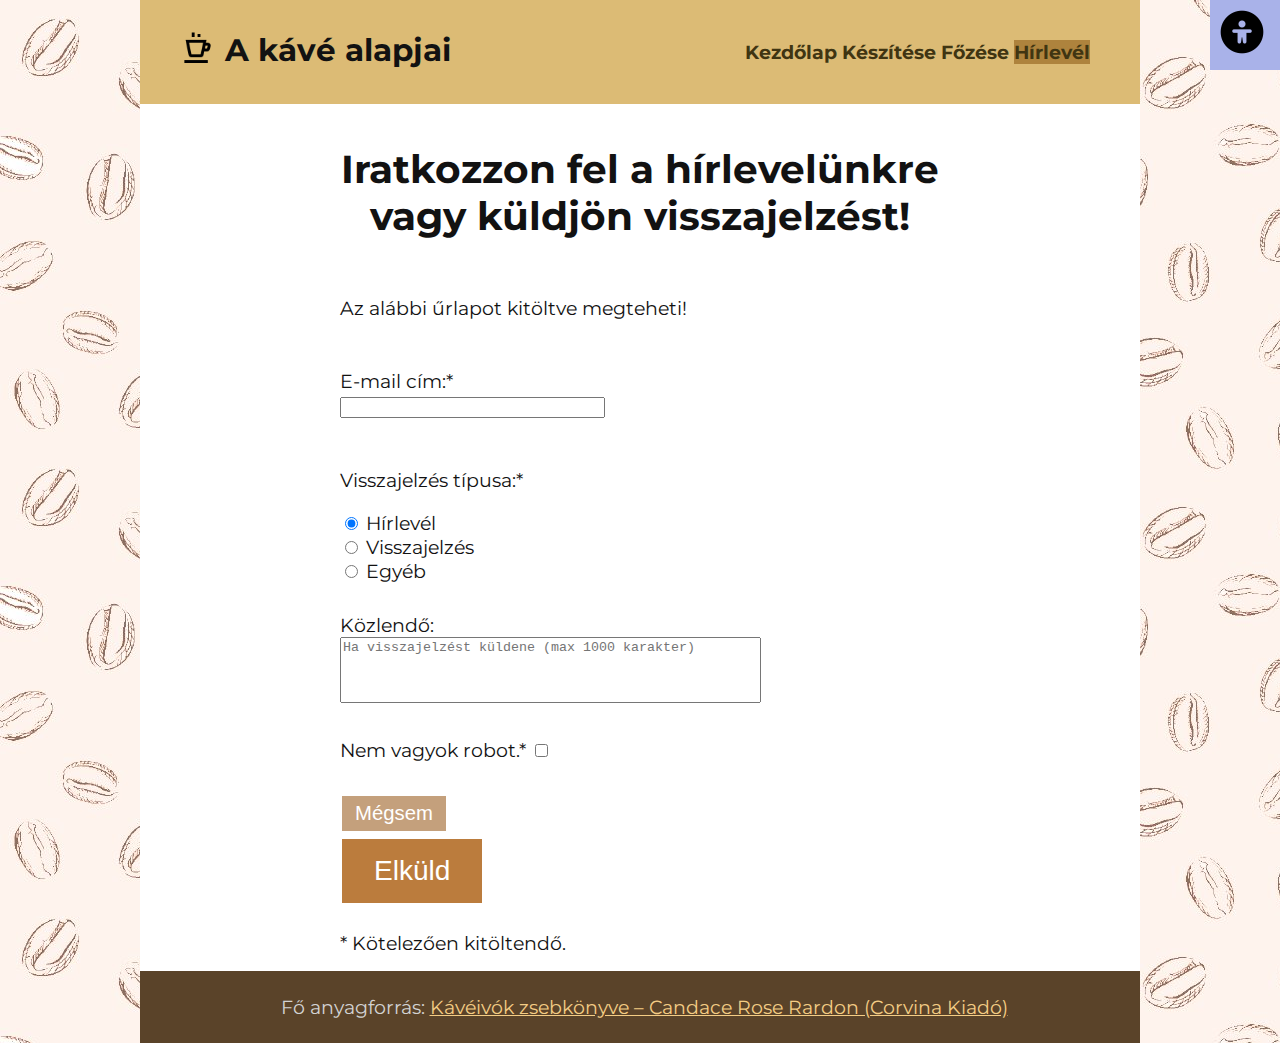
<file: webfejlesztes html - css/urlap.html>
<!DOCTYPE html>
<html lang="hu" class="urlap">

<head>
    <title>Űrlap - A kávé alapjai</title>
    <meta charset="utf-8">
    <link rel="stylesheet" type="text/css" href="./css/style.css" title="style">
    <link rel="alternate stylesheet" type="text/css" href="css/accessible.css" title="accessible">
    <link rel="stylesheet" type="text/css" href="./css/print.css" media="print">
    <script src="scripts/navbar.js"></script>
    <meta name="author" content="Szász Olívia">
    <meta name="viewport" content="width=device-width, initial-scale=1">
    <link rel="icon" href="images/icons/coffee.png">

</head>

<body>
    <a id="nagybetu" accesskey="i" href="#" onclick="setActiveStyleSheet('accessible'); return false;"><img
            src="images/icons/switchicon.png" alt="Nagybetűs változat [I]" class="switchicon"></a>
    <a id="normalbetu" accesskey="o" href="#" onclick="setActiveStyleSheet('style'); return false;"><img
            class="switchicon" src="images/icons/switchicon.png" alt="Normálbetűs változat [O]"></a>
    <header>
        <a id="notunderlined" href="./index.html">
            <div class="navleft">

                <figure class="navicon"><img id="coffeeicon" src="./images/icons/coffee.png" alt="Kávé ikon">
                </figure>
                <h1>A kávé alapjai</h1>

            </div>
        </a>
        <nav class="oldalmenu" id="myTopnav">
            <a href="./index.html">Kezdőlap</a>
            <a href="./keszitese.html">Készítése</a>
            <a href="./fozese.html">Főzése</a>
            <a href="./urlap.html" class="active">Hírlevél</a>
            <a href="javascript:void(0);" class="icon" id="toggle-icon" onclick="myFunction()">
                <img src="images/icons/toggle-icon.png" alt="Kávét ábrázoló ikon">
            </a>
        </nav>
    </header>

    <main>



        <div class="content">

            <h1>Iratkozzon fel a hírlevelünkre vagy küldjön visszajelzést!</h1>
            <p>Az alábbi űrlapot kitöltve megteheti!</p>
            <form name="ff" action="mailto:liliszasz1@gmail.com" method="post">
                <div>
                    <label for="email">E-mail cím:*</label><br>
                    <input id="email" type="text" name="email" maxlength="50" size="30" required>
                </div>
                <div>
                    <p>Visszajelzés típusa:*</p>
                    <input id="subscription" type="radio" name="feedback_type" value="Subscription" required checked>
                    <label for="subscription">Hírlevél</label><br>
                    <input id="feedback" type="radio" name="feedback_type" value="Feedback" required>
                    <label for="feedback">Visszajelzés</label><br>
                    <input id="other" type="radio" name="feedback_type" value="Egyeb" required>
                    <label for="other">Egyéb</label><br>
                </div>

                <div>
                    <label for="feedbackbox">Közlendő:</label><br>
                    <textarea id="feedbackbox" name="feedbackbox" cols="50" rows="4" style="resize: none;"
                        maxlength="1000" placeholder="Ha visszajelzést küldene (max 1000 karakter)"></textarea><br>
                </div>
                <div>
                    <label for="not_robot">Nem vagyok robot.*</label>
                    <input type="checkbox" id="not_robot" name="cb" value="cb1" required>
                </div>

                <div>
                    <input id="resett" style="background-color: #c4a07c; padding: 6px 13px;" type="reset" name="ms"
                        value="Mégsem">
                    <br>
                    <input id="submitt" style="font-size: 145%;" type="submit" name="elk" value="Elküld">

                </div>

                <br> * Kötelezően kitöltendő.
            </form>
        </div>
        <footer>
            <p>Fő anyagforrás: <a
                    href="https://www.libri.hu/konyv/kaveivok-zsebkonyve.html?gclid=EAIaIQobChMIlLv53fHi_QIVCsnVCh1UiQAhEAQYASABEgKVU_D_Bw">Kávéivók
                    zsebkönyve – Candace Rose Rardon (Corvina Kiadó)</a></p>

        </footer>

    </main>

</body>

</html>
</file>
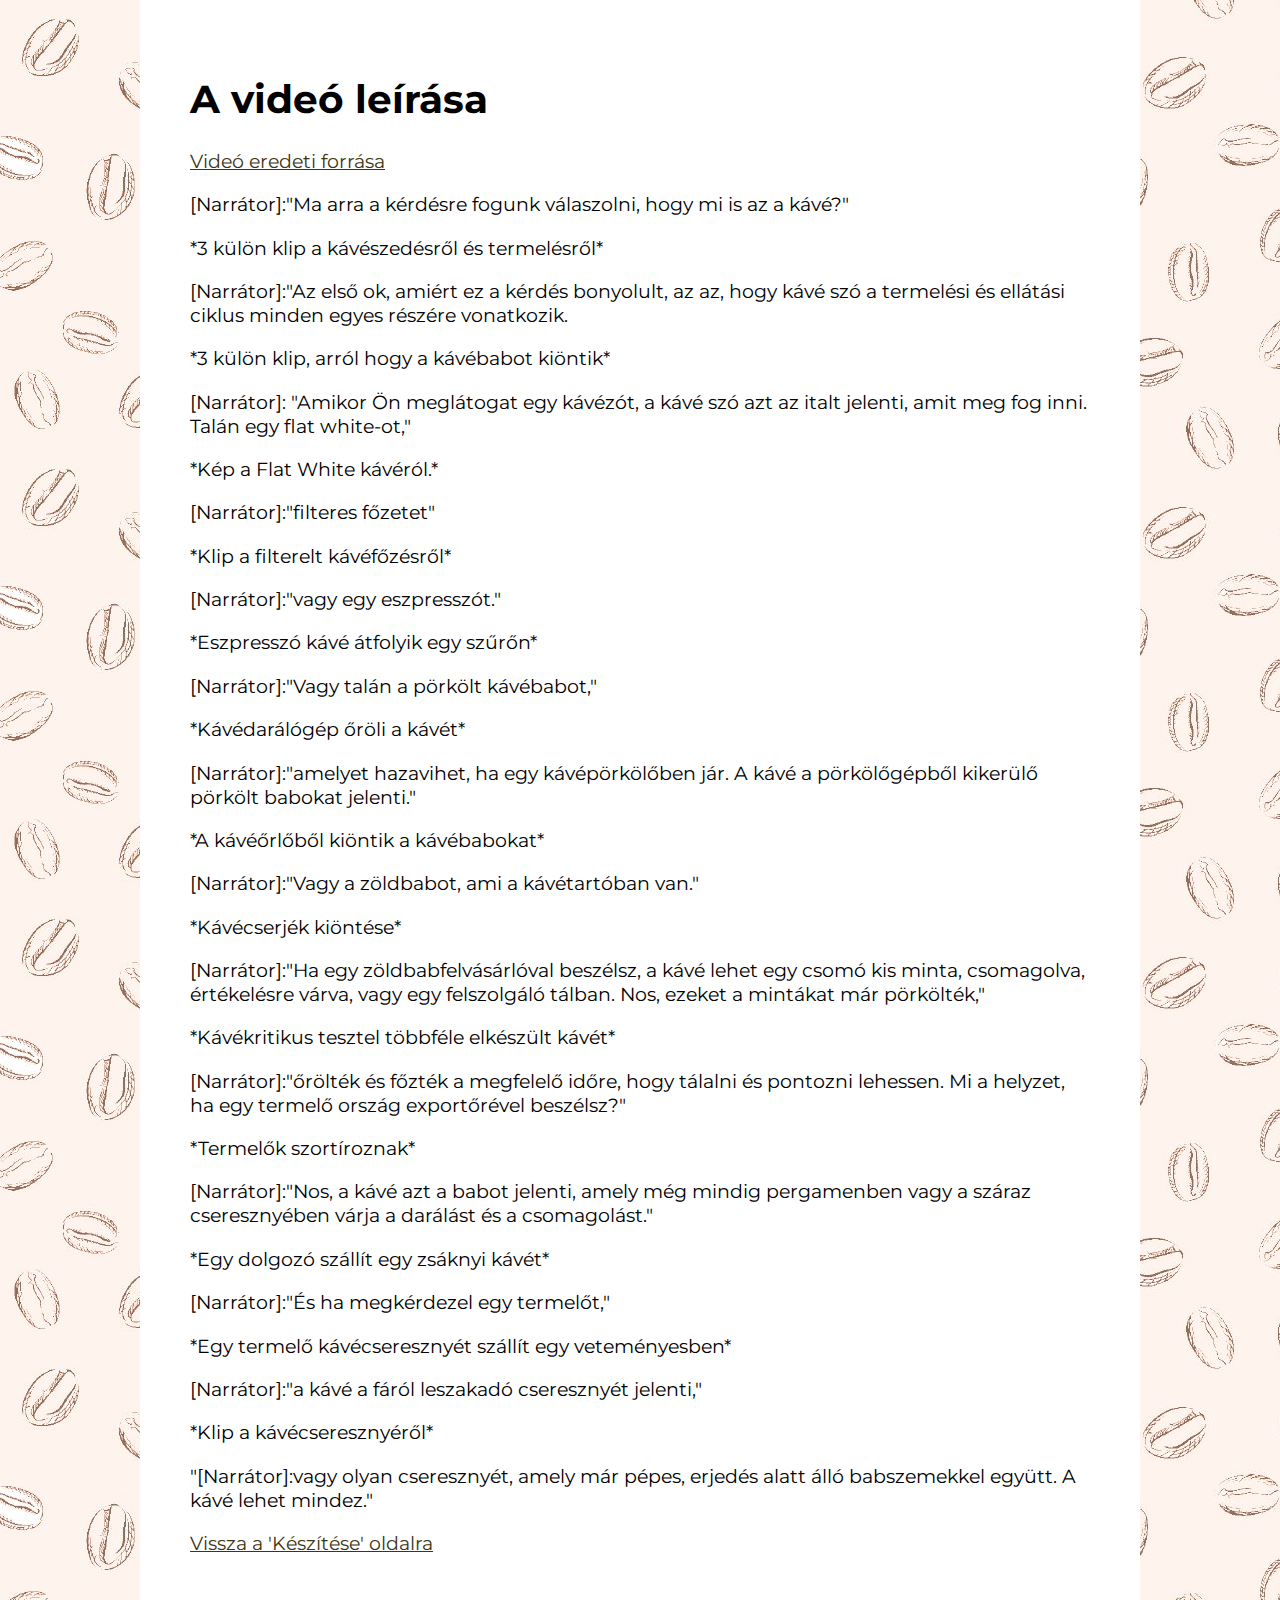
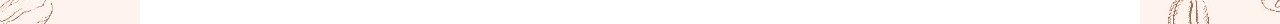
<file: webfejlesztes html - css/video/transcript.html>
<!DOCTYPE html PUBLIC "-//W3C//DTD XHTML 1.0 Strict//EN" "http://www.w3.org/TR/xhtml1/DTD/xhtml1-strict.dtd">
<html xmlns="http://www.w3.org/1999/xhtml" lang="hu" xml:lang="hu">

<head>
    <title>Transcript - A kávé alapjai</title>
    <meta http-equiv="Content-Type" content="text/html; charset=utf-8" />
    <link rel="icon" href="../images/icons/coffee.png" type="image/x-icon" />
    <link rel="stylesheet" type="text/css" href="../css/style.css" media="all" />
    <style type="text/css">
        div {
            padding: 30px;
            margin: 20px;
        }
    </style>
</head>

<body>
    <div>
        <h1>A videó leírása</h1>
        <p><a href="https://youtu.be/Tkz7dtbQOHQ">Videó eredeti forrása</a></p>

        <p>[Narrátor]:"Ma arra a kérdésre fogunk válaszolni, hogy mi is az a kávé?"</p>
        <p>*3 külön klip a kávészedésről és termelésről*</p>
        <p>[Narrátor]:"Az első ok, amiért ez a kérdés bonyolult, az az, hogy
            kávé szó a termelési és ellátási ciklus minden egyes részére vonatkozik.</p>
        <p>*3 külön klip, arról hogy a kávébabot kiöntik*</p>
        <p>[Narrátor]: "Amikor Ön meglátogat egy kávézót, a kávé
            szó azt az italt jelenti, amit meg fog inni. Talán egy flat white-ot,"</p>
        <p>*Kép a Flat White kávéról.*</p>
        <p>[Narrátor]:"filteres főzetet"</p>
        <p>*Klip a filterelt kávéfőzésről*</p>
        <p>[Narrátor]:"vagy egy eszpresszót."</p>
        <p>*Eszpresszó kávé átfolyik egy szűrőn*</p>
        <p>[Narrátor]:"Vagy talán a pörkölt kávébabot,"</p>
        <p>*Kávédarálógép őröli a kávét*</p>
        <p>[Narrátor]:"amelyet hazavihet, ha egy kávépörkölőben jár. A kávé a pörkölőgépből kikerülő pörkölt babokat
            jelenti."</p>
        <p>*A kávéőrlőből kiöntik a kávébabokat*</p>
        <p>[Narrátor]:"Vagy a zöldbabot, ami a kávétartóban van."</p>
        <p>*Kávécserjék kiöntése*</p>
        <p>[Narrátor]:"Ha egy zöldbabfelvásárlóval beszélsz, a kávé lehet egy csomó kis minta,
            csomagolva, értékelésre várva, vagy egy felszolgáló tálban. Nos, ezeket a mintákat már pörkölték,"</p>
        <p>*Kávékritikus tesztel többféle elkészült kávét*</p>
        <p>[Narrátor]:"őrölték és főzték a megfelelő időre, hogy tálalni és pontozni lehessen. Mi a helyzet, ha egy
            termelő
            ország exportőrével beszélsz?"</p>
        <p>*Termelők szortíroznak*</p>
        <p>[Narrátor]:"Nos, a kávé azt a babot jelenti, amely még mindig pergamenben vagy a száraz cseresznyében várja a
            darálást és a csomagolást."</p>
        <p>*Egy dolgozó szállít egy zsáknyi kávét*</p>
        <p>[Narrátor]:"És ha megkérdezel egy termelőt,"</p>
        <p>*Egy termelő kávécseresznyét szállít egy veteményesben*</p>
        <p>[Narrátor]:"a kávé a fáról leszakadó cseresznyét jelenti,"</p>
        <p>*Klip a kávécseresznyéről*</p>
        <p>"[Narrátor]:vagy olyan cseresznyét, amely már pépes, erjedés alatt álló babszemekkel együtt. A kávé lehet
            mindez."</p>
        <p><a href="../keszitese.html"> Vissza a 'Készítése' oldalra </a></p>
        </div>
</body>

</html>
</file>
<file: javascript beadando/css/style.css>
.cell-container {
    width: 50px; 
    height: 50px;   
    
    font-size: 16px;
    color: #000000; 
    border: 2px solid #fff;
    display: inline-block;
    background-image: url(../tiles/base_tile.png);
    background-size: cover;
    border-radius: 6px;
}
hr{
    border-top: 1px solid #000000;
    border-bottom: none;
}
h1 {
    font-size: large;
}
.ceell-container {
    width: 50px; 
    height: 50px; 
    font-size: 16px;
    color: #000000; 
    border: 2px solid #fff;
    display: inline-block;
    background-image: url(../tiles/base_tile.png);
    background-size: cover;
    border-radius: 6px;
}

div#colone{
    display: inline-flex;
    /* flex: 90%; */
    /* max-width: 800px; */
    min-width: 672px;
    align-items: center;
    flex-direction: column;
    margin-right: 42px;
}
.gametable{
    background-color: #fff;
    align-items: center;
    align-content: center;
    width: 632px;
}
.season-cell{

    width: 60px; 
    height: 60px;
    text-align: center;
    font-size: 16px;
    color: #000000; 
    border: 2px solid #fff;
    display: inline-block;
    background-image: url(../tiles/base_tile.png);
    background-size: cover;
    margin: auto;
    object-fit: cover;
    border-radius: 12px;
    background-size: cover;
}
input{
    width: 100px; 
    height: 50px; 
}
body{
    font-size: small;
    color:rgb(0, 0, 0);
    display:flex;
}
div#colone{
    user-select: none;
}
div#currentimagetable{
    margin: 100 px;
    padding: 2px;
}
.coltwo{
    width: 100%;
}
div#quest1, div#quest2, div#quest3, div#quest4{
    width: 227px;
    height:75px;
    margin: auto;
    border-radius: 14px;
    object-fit: cover;
    display:inline-block;
    background-size: cover;
    color:#fff;
}
.questcell{
    border: 4px solid wheat;
}
html{
    font-family: 'Segoe UI', Tahoma, Geneva, Verdana, sans-serif;
    background-image: url(../bg.jpg);
}
.col{
    width:60%;
}
.toplace{
    align-items: normal;
    display: inline-flex;
    
}
div#currenttile-container{
    margin:20px;
    min-width: 180px;
}
.input{
    background-color: wheat;
    border: none;
    border-radius: 12px;
}
.input:hover{
    background-color: rgb(230, 200, 145);
    border-radius: 12px;
}
</file>
<file: webfejlesztes html - css/css/style.css>
@import url('https://fonts.googleapis.com/css2?family=Montserrat&display=swap');

/*Linkek*/
a#normalbetu {
  display: none;
  position: absolute;
  top: 0;
  right: 0;
  background-color: #fff;
  z-index: 1001;
  background: #a9b2e9;
  width: 70px;
  height: 70px;
  align-items: center;
  margin: auto;
}

a#nagybetu {
  display: block;
  position: absolute;
  top: 0;
  right: 0;
  background-color: #fff;
  z-index: 1001;
  background: #a9b2e9;
  width: 70px;
  height: 70px;
  align-items: center;
  margin: auto;
}


a:link {
  color: rgb(64, 53, 18);
}

a:visited {
  color: #7a5b5b
}

a:hover {
  color: #b06a08
}

a:active {
  color: #83bdcc
}

/* Lap specifikus dolgok*/
.keszitese h1,
.fozese h1,
.urlap h1 {
  text-align: center;
  padding-bottom: 30px;
  text-indent: 0%;
}

.keszitese .content,
.fozese .content,
.urlap .content {

  margin: 70px;
  margin-top: 30px;
  text-align: justify;
  text-indent: 30px;
}

.urlap .content {
  display: block;
  text-indent: 0%;
  width: 60%;
  margin: auto;
}

.index .content {
  margin-top: 5px;
  margin-bottom: 60px;
}

.urlap .content div {
  padding-top: 30px;
}

/*Általános elemek*/

article{
  padding-bottom:20px;  
}
main {
  color: #121212;
}

html {

  background-image: url("../images/pattern.jpg");
  background-repeat: repeat;
  background-color: rgb(255, 245, 226);
  height: 100%
}

body {

  background-color: white;
  width: 80%;
  max-width: 1000px;
  min-width: 500px;
  margin: auto;

}

html {
  font-family: 'Montserrat', 'Arial', sans-serif;
}


footer {
  background-color: #5a4329;
  width: 100%;
  padding: 4px;
  display: block;
  text-align: center;
}

footer p {
  margin: 20px;
  color: rgb(211, 211, 211);
}

footer a:link {

  color: #f4cd85
}

/*Navbar*/
img#coffeicon {
  width: 30px;
  height: 30px;
}

a#notunderlined {
  text-decoration: none;
  color: #121212;
  padding-right: 100px;
}

header {
  overflow: hidden;
  position: sticky;
  top: 0;
  display: flex;
  text-decoration: none;
  width: 100%;
  background: #dcbb75;
  align-items: center;
  white-space: nowrap;
  justify-content: space-between;
  padding-top: 1%;
  padding-bottom: 1%;
  z-index: 999;

}

nav {
  padding: 10px 50px;
  float: right;
  justify-content: space-between;
  width: 70%;
  ;
  text-align: right;

}
.active {
  background-color: #ae833d;
}
nav a,
nav a:visited {
  font-weight: bold;
  text-decoration: none;
  color: rgb(77, 62, 18);
  
  /*display:block;*/
}

.navleft {
  align-items: center;
  padding-right: 60%;

}


.navleft img {
  float: left;
  width: 35px;
  height: 35px;
  margin-right: 10px;

}

.navleft h1 {

  margin: 0;
  padding-bottom: 20px;


}

.responsive .icon {
  display: block;
  position: absolute;
  top: 0;
  right: 0;
  padding: 10px;
}

.kipozicional,
.kipozicional a:visited,
.kipozicional a:link {
  background-color: rgb(32, 32, 32);
  color: #f2cca5;
  width: 90%;
  text-align: center;
}

@media screen and (max-width: 1000px) {
  a#normalbetu {
    display: none;
  }

  a#nagybetu {
    display: none;
  }

  .oldalmenu a:not(:first-child) {
    display: none;
  }

  .oldalmenu a.icon {
    float: right;
    display: block;
  }

}

@media screen and (max-width: 1280px) {

  html,
  body {
    width: 100%;
    overflow-x: hidden;
    margin: auto;
    font-size: 110%;
  }
}

@media screen and (max-width: 1000px) {

  html,
  body {
    margin: 0;
  }
}

.oldalmenu .icon {
  display: none;
}


@media screen and (max-width: 1280px) {
  .oldalmenu.responsive {
    position: relative;
  }

  .oldalmenu.responsive .icon {
    position: absolute;
    right: 0;
    top: 30%;
  }

  .oldalmenu.responsive a {
    float: none;
    display: block;
    text-align: right;
  }

  img#imgtoggleicon {
    width: 25px;
    height: 25px;
  }
}



.sticky {
  position: fixed;
  top: 0;
  width: 100%;

}

.sticky+.content {
  padding-top: 60px;
}

.content {
  padding: 16px;
}

@media only screen and (max-width: 1280px) {

  nav {
    padding-top: 30px;
    padding-bottom: 30px;
  }

  .navleft {

    font-size: 80%;
  }
}


/*index.html details*/

div#mainheader {
  text-align: left;
  display: flex;
  align-items: center;
  background-color: #5a4329;
  width: 100%;
  color: #e8e8e8;

}

/*
div#mainheader p{
  letter-spacing: 0.618px;
}
*/
img#headerimage {
  width: 60%;
  margin-left: 0%;
  float: left;
  flex: 0 0 auto;
  margin-right: 20px;
  max-width: 100%;
  display: block;
}

div#mainheader aside {
  float: right;
  margin: 15px 10px;
  padding-right: 7%;
  padding-left: 4%;
  font-size: 90%;
}

@media only screen and (max-width: 414px) {

  div#mainheader {
    flex-direction: column;
    align-items: center;
    text-align: center;
  }

  img#headerimage {
    flex: 0 0 auto;
    margin: 0%;
    width: 100%;
    margin-bottom: 10px;
  }

  div#mainheader aside {
    margin: 50px;
    font-size: 90%;
  }
}


article#mainkeszites {
  margin: 20px;
  background-color: #fff0cd;
  height: auto;
  display: flex;
  align-items: center;
}

article#mainkeszites div {
  width: 50%;
  margin: 60px;
  /*margin-top: 20px;*/
}

img#sprout {
  min-width: 70%;
  max-width: 450px;
  float: right;
  padding-right: 60px;
}

@media only screen and (max-width: 1100px) {
  article#mainkeszites {
    flex-direction: column-reverse;
    align-items: center;
    padding: 8%;
  }

  img#sprout {
    width: 100%;
    margin-bottom: 20px;
    margin: auto;
    padding: 0%;
    align-items: center;
  }

  article#mainkeszites div {
    width: 100%;
    margin: 10px;
  }
}



article#mainfozes {
  margin: 20px;
  background-color: #cdad7a;
  height: auto;
  display: flex;
  align-items: center;
  justify-content: space-between;
}

article#mainfozes div {
  width: 50%;
  margin: 50px;
}

img#pouring {
  min-width: 200px;
  max-width: 450px;
  padding-left: 60px;
}

section#mainhirlevel {
  text-align: center;
  font-size: 115%;
}

@media only screen and (max-width: 1100px) {
  article#mainfozes {
    flex-direction: column-reverse;
    align-items: center;
    padding: 8%;
  }

  article#mainfozes div {
    width: 100%;
    margin: 10px;
  }

  img#pouring {
    width: 100%;
    margin-bottom: 20px;
    margin: auto;
    margin-left: 0;
    padding: 0%;
  }

  section#mainhirlevel {
    text-align: center;
    font-size: 115%;
    margin: 5%;
  }


}


.termesztes {
  display: flex;
  width: 100%;
  align-items: center;
  margin: 20px;
  height: auto;
  justify-content: space-between;
}

.termesztes aside {
  float: left;
}

.formattedvid {
  padding-top: 7%;
  float: right;
  text-align: center;
  font-size: 80%;
  margin: 20px;
}

@media only screen and (max-width: 1280px) {
  .termesztes {
    flex-direction: column;
    padding: 0px;
    margin: 0px;
    margin-left: 0px;

  }

  .termesztes video {
    padding: 0px;
    margin: 0px;
    margin-left: 0px;
  }

}

table {
  align-items: center;
  text-align: center;
  background-color: #ffe6cd;
  padding: 20px;
  margin-left: auto;
  margin-right: auto;
}




img#bartender {
  width: 70%;
  margin: auto;
  padding: 20px;
  display: block;
}

img#pikachu {
  width: 40%;
  padding: 50px;
  display: inline-flex;
  float: right;
  padding-top: 0px;
  padding-right: 0px;

}

@media only screen and (max-width: 1100px) {
  img#bartender {
    width: 100%;
    padding: 0;
    margin: 0;
  }

  img#pikachu {
    width: 100%;
    padding: 0;
    margin: 0;
    display: block;
    padding-top: 10px;
    padding-bottom: 40px;
  }
}

/*buttons, inputs*/

button {
  background-color: #8d5b2a;
  border: none;
  color: white;
  padding: 16px 32px;
  text-align: center;
  font-size: 105%;
  margin: 4px 2px;
  opacity: 1;
  transition: 0.3s;
  display: inline-block;
  text-decoration: none;
  cursor: pointer;
}

.button,
.button:visited,
.button:link {
  font-family: Arial, sans-serif;
  text-decoration: none;
  background-color: #91602f;
  border: none;
  color: rgb(255, 255, 255);
  padding: 16px 32px;
  text-align: center;
  font-size: 105%;
  margin: 4px 2px;
  opacity: 1;
  transition: 0.3s;
  display: inline-block;
  cursor: pointer;
}

input#resett,
input#submitt {
  background-color: #bb7c3d;
  border: none;
  color: white;
  padding: 16px 32px;
  text-align: center;
  font-size: 105%;
  margin: 4px 2px;
  opacity: 1;
  transition: 0.3s;
  display: inline-block;
  text-decoration: none;
  cursor: pointer;
}

button:hover {
  opacity: 0.9;
}

.button:hover {
  opacity: 0.9;
}

.keszitesbutton {
  background-color: #473728;
}
</file>
<file: webfejlesztes html - css/css/accessible.css>
@import url('style.css');

html {
    font-size: 135%;
}

a#normalbetu {
    display: block;
}

a#nagybetu {
    display: none;
}

.navleft img {
    width: 50px;
    height: 50px;
}
img#imgtoggleicon{
    width: 50px;
    height: 50px;
}

.oldalmenu a:not(:first-child) {
    display: none;
}

.oldalmenu a.icon {
    float: right;
    display: block;
}

.oldalmenu.responsive {
    position: relative;
}

.oldalmenu.responsive .icon {
    position: absolute;
    right: 0;
    top: 30%;
}

.oldalmenu.responsive a {
    float: none;
    display: block;
    text-align: right;
}

div#mainheader {
    flex-direction: column;
    align-items: center;
    text-align: center;
}

img#headerimage {
    flex: 0 0 auto;
    margin: 0%;
    width: 100%;
    margin-bottom: 10px;
}

div#mainheader aside {
    margin: 50px;
    font-size: 90%;
}


article#mainkeszites {
    flex-direction: column-reverse;
    align-items: center;
    padding: 8%;
}

img#sprout {
    width: 100%;
    margin-bottom: 20px;
    margin: auto;
    padding: 0%;
    align-items: center;
}

article#mainkeszites div {
    width: 100%;
    margin: 10px;
}

img#bartender {
    width: 100%;
    padding: 0;
    margin: 0;
}

img#pikachu {
    width: 100%;
    padding: 0;
    margin: 0;
    display: block;
    padding-top: 10px;
    padding-bottom: 40px;
}
</file>
<file: webfejlesztes html - css/css/print.css>
html,body,main, .content, section#mainhirlevel, .keszitese .content,
.fozese .content {
    font-family: 'Times New Roman', Times, serif;
    padding: 0px;
    color: black;
    margin: 0px;
    text-align: justify;
    padding-bottom: 0px;
    text-indent: 0%;
    font-size: 100%;
}
body{
    width: 100%;
}
a#normalbetu {
    display: block;
}

a#nagybetu {
    display: none;
}
a:link, a:visited, a:active {
    color: black;
    text-decoration: none;
}

header {
    display: none;
}

video {
    display: none;
}

.switchicon {
    display: none;
}

.kipozicional {
    display: none;
}

.jumptobeginning {
    display: none;
}
.button,
.button:visited,
.button:link {
    display: none;
}
section#mainhirlevel {
    display: none;
}
details, summary {
    display: none;
}
.formattedvid {
    display: none;
}
input#resett,
input#submitt, .keszitesbutton{
    display: none;
}
p#wiki{
    display: none;
}

div,
article,
section,
aside, body, main, .index .content, .termesztes {
    padding: 0px;
    margin:auto;
    color: black;
}
article{padding-bottom: 10px;}
h1{
    padding: 0px;
}

footer {
    display: none;
}

img, img#headerimage, img#bartender, img#pikachu {
    width: 200px;
    padding-left: 50px;
    padding-right: 50px;
    margin: 0px;
}
article#mainkeszites div, article#mainkeszites, article#mainfozes div, article#mainfozes, div#mainheader, div#mainheader aside {
    margin: 0px;
    padding: 0px;
    /*margin-top: 20px;*/
  }
  article#mainkeszites div, article#mainfozes div, div#mainheader aside {
    width: 70%;
  }
</file>
<file: javascript beadando/beadando/css/style.css>
.cell-container {
    width: 50px; 
    height: 50px;   
    
    font-size: 16px;
    color: #000000; 
    border: 2px solid #fff;
    display: inline-block;
    background-image: url(../tiles/base_tile.png);
    background-size: cover;
    border-radius: 6px;
}
hr{
    border-top: 1px solid #000000;
    border-bottom: none;
}
h1 {
    font-size: large;
}
.ceell-container {
    width: 50px; 
    height: 50px; 
    font-size: 16px;
    color: #000000; 
    border: 2px solid #fff;
    display: inline-block;
    background-image: url(../tiles/base_tile.png);
    background-size: cover;
    border-radius: 6px;
}

div#colone{
    display: inline-flex;
    /* flex: 90%; */
    /* max-width: 800px; */
    min-width: 672px;
    align-items: center;
    flex-direction: column;
    margin-right: 42px;
}
.gametable{
    background-color: #fff;
    align-items: center;
    align-content: center;
    width: 632px;
}
.season-cell{

    width: 60px; 
    height: 60px;
    text-align: center;
    font-size: 16px;
    color: #000000; 
    border: 2px solid #fff;
    display: inline-block;
    background-image: url(../tiles/base_tile.png);
    background-size: cover;
    margin: auto;
    object-fit: cover;
    border-radius: 12px;
    background-size: cover;
}
input{
    width: 100px; 
    height: 50px; 
}
body{
    font-size: small;
    color:rgb(0, 0, 0);
    display:flex;
}
div#colone{
    user-select: none;
}
div#currentimagetable{
    margin: 100 px;
    padding: 2px;
}
.coltwo{
    width: 100%;
}
div#quest1, div#quest2, div#quest3, div#quest4{
    width: 227px;
    height:75px;
    margin: auto;
    border-radius: 14px;
    object-fit: cover;
    display:inline-block;
    background-size: cover;
    color:#fff;
}
.questcell{
    border: 4px solid wheat;
}
html{
    font-family: 'Segoe UI', Tahoma, Geneva, Verdana, sans-serif;
    background-image: url(../bg.jpg);
}
.col{
    width:60%;
}
.toplace{
    align-items: normal;
    display: inline-flex;
    
}
div#currenttile-container{
    margin:20px;
    min-width: 180px;
}
.input{
    background-color: wheat;
    border: none;
    border-radius: 12px;
}
.input:hover{
    background-color: rgb(230, 200, 145);
    border-radius: 12px;
}
</file>
